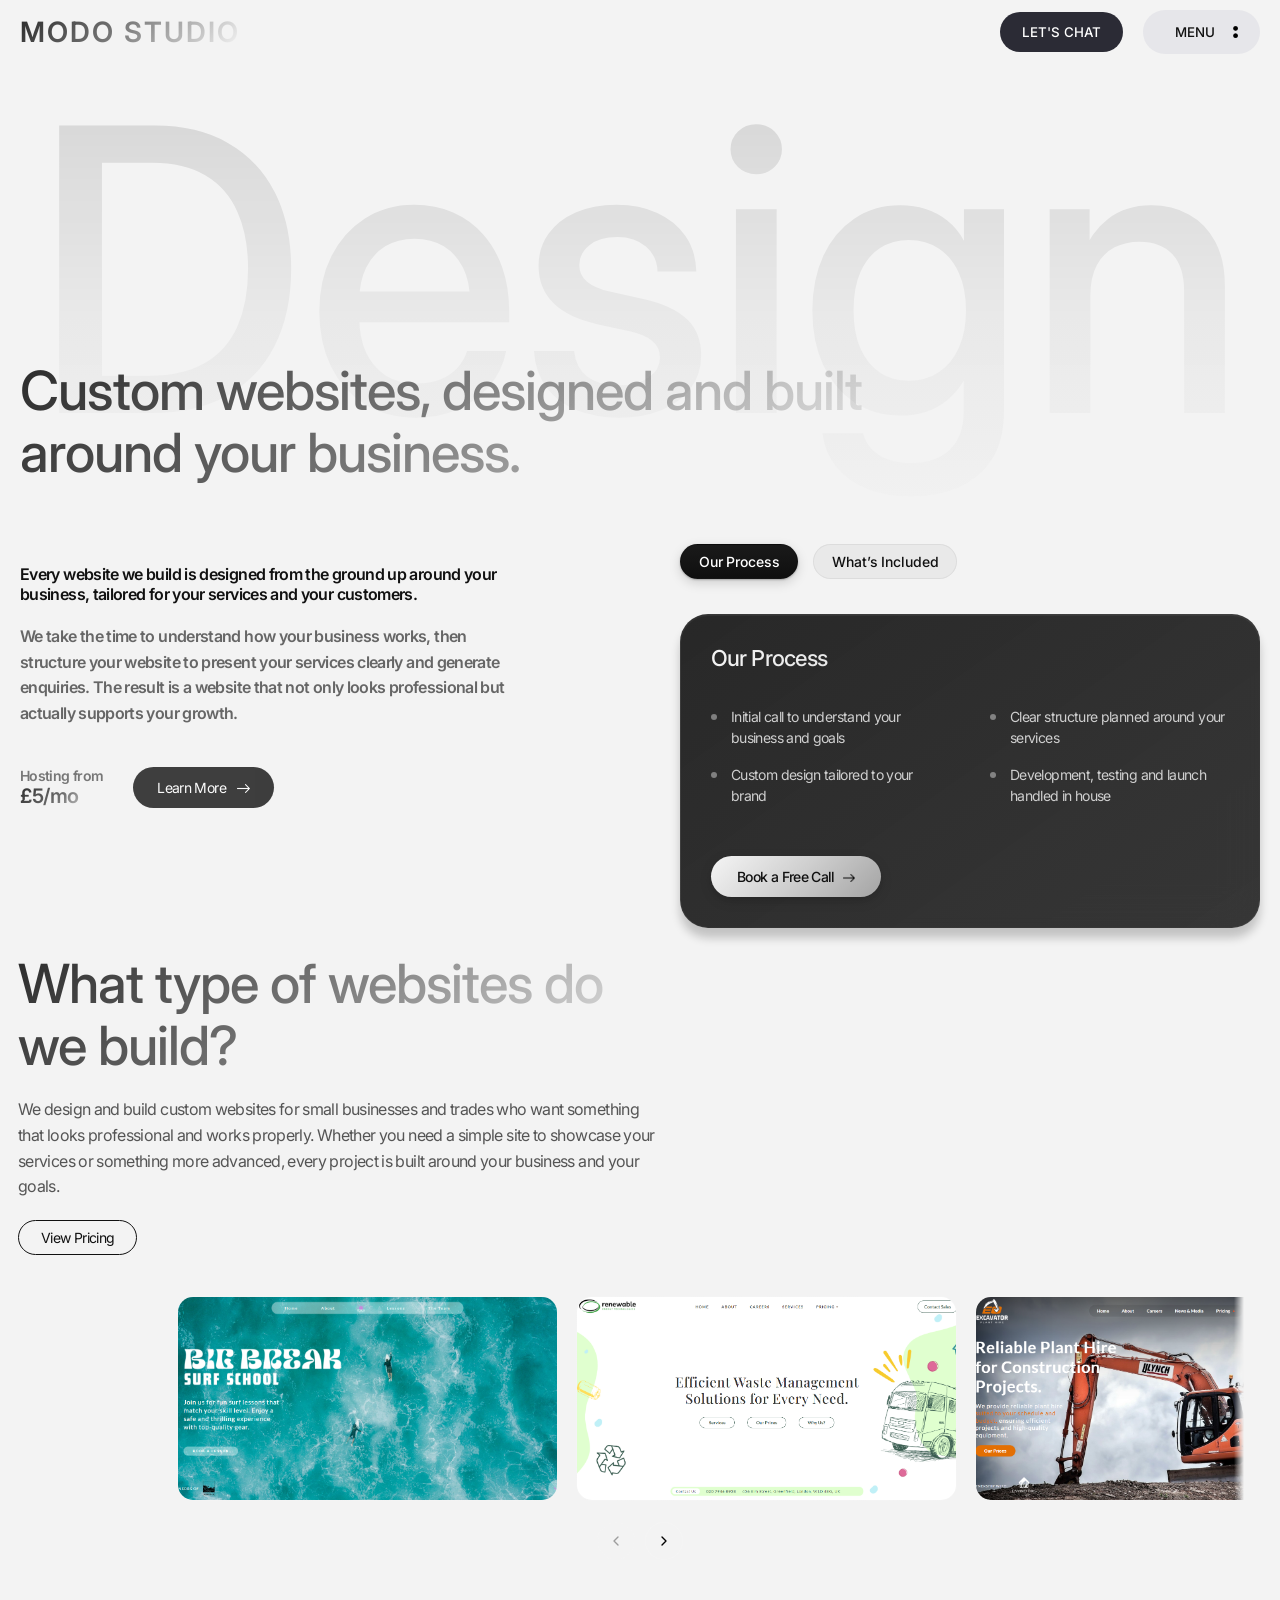
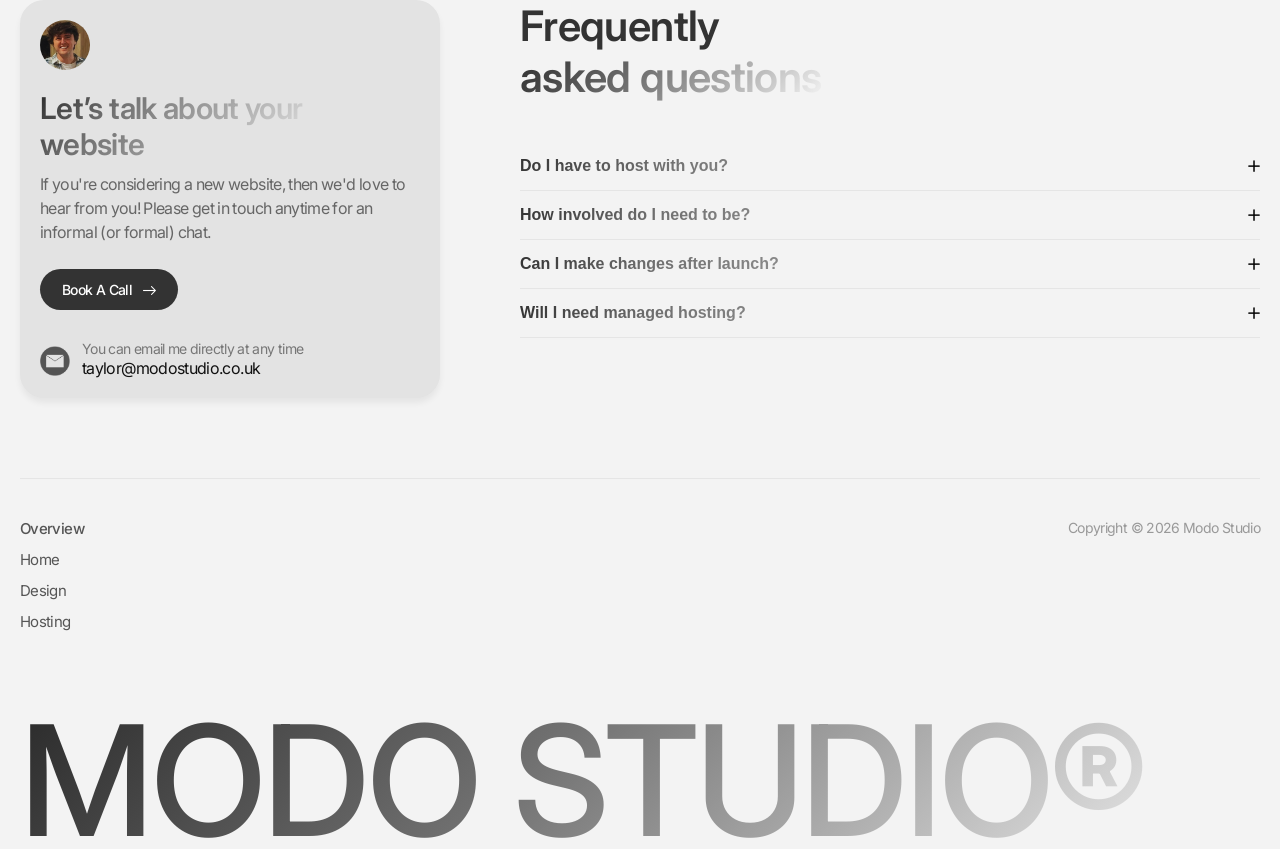
<file: design.html>
<html lang="en">
<head>
<title>Web Design Bristol | Pay Monthly Websites for Small Businesses | Modo Studio</title>
<meta charset="UTF-8">
<meta name="viewport" content="width=device-width, initial-scale=1.0">
<meta name="description" content="Affordable web design in Bristol from £15 per month. Custom websites for small businesses and trades. Hosting, updates and support included. No contracts.">
<meta name="author" content="Modo Studio">
<meta name="robots" content="index, follow">
<meta property="og:title" content="Web Design Bristol | Modo Studio">
<meta property="og:description" content="Pay monthly web design in Bristol for small businesses and trades. Custom websites with hosting and support included.">
<meta property="og:type" content="website">
<meta property="og:url" content="https://www.modostudio.co.uk/">
<meta property="og:site_name" content="Modo Studio">
<meta property="og:image" content="https://www.modostudio.co.uk/images/og-image.jpg">
<meta property="og:image:secure_url" content="https://www.modostudio.co.uk/images/og-image.jpg">
<meta property="og:image:type" content="image/jpeg">
<meta property="og:image:width" content="1200">
<meta property="og:image:height" content="630">
<meta name="twitter:card" content="summary_large_image">
<meta name="twitter:title" content="Web Design Bristol | Modo Studio">
<meta name="twitter:description" content="Affordable monthly web design in Bristol. Custom websites built to win work.">
<meta name="twitter:image" content="https://www.modostudio.co.uk/images/og-image.jpg">
<link rel="icon" type="image/png" sizes="32x32" href="/images/assets/favicon.png">
<link rel="icon" type="image/png" sizes="16x16" href="/images/assets/favicon.png">
<link rel="apple-touch-icon" href="/images/favicon.png">
<link rel="preconnect" href="https://fonts.googleapis.com">
<link rel="preconnect" href="https://fonts.gstatic.com" crossorigin>
<link href="https://fonts.googleapis.com/css2?family=Inter:wght@300;400;500;600;700;900&family=Poppins:wght@300;400;500;600;700;900&family=Anton&display=swap" rel="stylesheet">
<link rel="stylesheet" href="/css/style.css">
<script type="application/ld+json">
{
  "@context": "https://schema.org",
  "@type": "LocalBusiness",
  "name": "Modo Studio",
  "image": "https://www.modostudio.co.uk/images/new logo.png",
  "url": "https://www.modostudio.co.uk/",
  "telephone": "",
  "areaServed": {
    "@type": "City",
    "name": "Bristol"
  },
  "priceRange": "££",
  "description": "Web design in Bristol offering affordable monthly websites for small businesses and trades. Hosting, updates and support included.",
  "sameAs": []
}
</script>
</head>
<body>

<nav class="nav" id="navbar">
  <div class="logo">
    <span class="logo-text">MODO STUDIO</span>
  </div>
  <div class="nav-right">
    <a href="https://calendly.com/taylormichaelcarr/meeting" target="_blank">
       <button class="pill-btn talk-btn">LET'S CHAT</button>
    </a>
    <button class="pill-btn menu-btn" id="menuToggle">
      <span class="menu-label">
        <span class="menu-word menu-open active">MENU</span>
        <span class="menu-word menu-close">CLOSE</span>
      </span>
      <img src="/images/new new menu icon v.png"
           alt=""
           class="menu-icon">
    </button>
    <div class="nav-dropdown" id="navDropdown">
      <div class="dropdown-inner">
        <div class="dropdown-links">
          <a href="index.html">HOME</a>
          <a href="design.html">DESIGN</a>
          <a href="hosting.html">HOSTING</a>
        </div>
        <div class="dropdown-labs">
          <a href="#" class="dropdown-title">CONTACT</a>
          <div class="dropdown-email">
            <div class="contact-email">
              <img src="/images/assets/mail-icon.png"
                   alt="mail icon"
                   class="mail-icon-dropdown">
              <div class="email-text">
                <small>Get In Touch</small>
                <p class="copy-email-dropdown"
                   onclick="copyEmail(this); event.stopPropagation();"
                   data-ignore-menu>
                  taylor@modostudio.co.uk
                </p>
              </div>
            </div>
          </div>
        </div>
      </div>
    </div>
  </div>
</nav>

<div class="nav-dropdown" id="navDropdown">
  <div class="dropdown-inner">
    <div class="dropdown-links">
      <a href="index.html">HOME</a>
      <a href="design.html">DESIGN</a>
      <a href="hosting.html">HOSTING</a>
    </div>

    <div class="dropdown-labs">
      <a href="#">CONTACT</a>
    </div>
  </div>
</div>

<section class="design-section">
  <div class="design-bg-text">Design</div>

  <div class="design-container">
    
    <div class="design-heading">
      <h2>
        Custom websites, designed and built around your business.
        <span class="design-muted">
          
        </span>
      </h2>
    </div>

    <div class="design-content">

      <!-- LEFT SIDE -->
      <div class="about-left">
        <p class="design-intro">
          Every website we build is designed from the ground up around your business, tailored for your services and your customers. 
        </p>

        <p class="design-body">
          We take the time to understand how your business works, then structure your website to present your services clearly and generate enquiries. 
          The result is a website that not only looks professional but actually supports your growth.
        </p>

        <div class="design-pricing">
          <div class="design-price">
            <span class="design-price-text">Hosting from</span>
            <strong class="design-price-value">£5/mo</strong>
          </div>

          <a href="/hosting.html" class="design-btn">
            Learn More
            <img src="/images/assets/arrow-white-icon.png" alt="Arrow icon" class="price-btn-arrow">
          </a>
        </div>
      </div>

      <!-- RIGHT SIDE -->
      <div class="pricing-right">

        <div class="pricing-toggle">
          <button class="toggle active" data-plan="process">
            Our Process
          </button>
          <button class="toggle" data-plan="included">
            What’s Included
          </button>
        </div>

        <!-- PROCESS -->
        <div class="pricing-card active" id="process">
          <h3>Our Process</h3>
          <ul>
            <li>Initial call to understand your business and goals</li>
            <li>Clear structure planned around your services</li>
            <li>Custom design tailored to your brand</li>
            <li>Development, testing and launch handled in house</li>
          </ul>

          <div class="price-row">
            <a href="#contact" class="pricing-btn">
              Book a Free Call
              <img src="/images/assets/arrow-icon.png" alt="Arrow icon" class="pricing-card-arrow">
            </a>
          </div>
        </div>

        <!-- INCLUDED -->
        <div class="pricing-card" id="included">
          <h3>What’s Included</h3>
          <ul>
            <li>Fully custom website design and build</li>
            <li>Mobile friendly and fast performance</li>
            <li>Built with strong SEO foundations</li>
            <li>Option to host yourself or with us</li>
            <li>Free hosting available for simple websites</li>
            <li>Ongoing support and future updates available</li>
          </ul>

          <div class="price-row">
            <a href="#contact" class="pricing-btn">
              Get Started
              <img src="/images/assets/arrow-icon.png" alt="Arrow icon" class="pricing-card-arrow">
            </a>
          </div>
        </div>

      </div>

    </div>
  </div>
</section>


<section class="projects-section">
  <div class="design-benefits-header">
    
    <div class="design-benefits-left">
      <h2 class="design-benefits-heading">
        What type of websites do we build?
      </h2>

      <p class="design-benefits-p">
        We design and build custom websites for small businesses and trades who want something that looks professional and works properly. 
        Whether you need a simple site to showcase your services or something more advanced, every project is built around your business and your goals.
      </p>

     <a href="/index.html#pricing" class="design-benefits-btn">
        View Pricing
      </a>
    </div>

    <div class="design-benefits-right"></div>
  </div>

  <div class="cs-wrap">
    <div class="cs-shell" id="csShell">
      <div class="cs-bleed">
        <div class="cs-track" id="csTrack" aria-label="Web design portfolio carousel">

          <article class="cs-card">
            <div class="cs-media">
              <img 
                alt="Custom website for a trades business"
                src="/images/samples/surf.png">
            </div>
          </article>

          <article class="cs-card">
            <div class="cs-media">
              <img 
                alt="Small business service website design"
                src="/images/samples/Waste hero section.png">
            </div>
          </article>

          <article class="cs-card">
            <div class="cs-media">
              <img 
                alt="Construction company website design"
                src="/images/samples/construction.png">
            </div>
          </article>

          <article class="cs-card">
            <div class="cs-media">
              <img 
                alt="Modern responsive business website"
                src="/images/samples/hiking.png">
            </div>
          </article>

        </div>
      </div>

      <div class="cs-controls" aria-label="Carousel controls">
        <button class="cs-controlBtn" id="csPrevBtn" type="button" aria-label="Previous project">
          <svg width="16" height="16" viewBox="0 0 24 24" fill="none" aria-hidden="true">
            <path d="M15 18l-6-6 6-6" stroke="currentColor" stroke-width="2" stroke-linecap="round" stroke-linejoin="round"/>
          </svg>
        </button>

        <button class="cs-controlBtn" id="csNextBtn" type="button" aria-label="Next project">
          <svg width="16" height="16" viewBox="0 0 24 24" fill="none" aria-hidden="true">
            <path d="M9 6l6 6-6 6" stroke="currentColor" stroke-width="2" stroke-linecap="round" stroke-linejoin="round"/>
          </svg>
        </button>
      </div>

    </div>
  </div>
</section>

<section class="faq-contact-section">
  <div class="faq-contact-container">

    <div class="contact-card">
      <img src="/images/profile-picture.png" alt="Taylor - Bristol web designer" class="contact-avatar">

      <h3>Let’s talk about your <br>website</h3>
      <p class="contact-text">
        If you're considering a new website, then we'd love to hear from you! Please get in touch anytime for an informal (or formal) chat.
      </p>

      <a href="https://calendly.com/taylormichaelcarr/meeting" target="_blank" class="contact-btn">
        Book A Call
        <img src="/images/assets/arrow-white-icon.png" alt="Arrow icon" class="price-btn-arrow">
      </a>

      <div class="contact-email">
        <span><img src="/images/assets/mail-icon.png" alt="mail icon" class="mail-icon"></span>
        <div>
          <small>You can email me directly at any time</small>
          <p class="copy-email" onclick="copyEmail(this)">
            taylor@modostudio.co.uk
          </p>
        </div>
      </div>
    </div>

    <div class="faq-wrapper">
      <div class="faq-heading">
        <h2>Frequently<br><span>asked questions</span></h2>
      </div>

      <div class="faq-list">

        <div class="faq-item">
          <button class="faq-question">
            Do I have to host with you?
            <img src="/images/assets/cross-icon.png" alt="" class="faq-icon">
          </button>
          <div class="faq-answer">
            <p>
              No. You can host your website wherever you prefer. We offer managed hosting for sites that handle data, or free hosting for simple informational websites.
            </p>
          </div>
        </div>

        <div class="faq-item">
          <button class="faq-question">
            How involved do I need to be?
            <img src="/images/assets/cross-icon.png" alt="" class="faq-icon">
          </button>
          <div class="faq-answer">
            <p>
              As involved as you want. Some clients enjoy detailed planning conversations, while others prefer a simple, efficient process. We adapt to your style.
            </p>
          </div>
        </div>

        <div class="faq-item">
          <button class="faq-question">
            Can I make changes after launch?
            <img src="/images/assets/cross-icon.png" alt="" class="faq-icon">
          </button>
          <div class="faq-answer">
            <p>
              Yes. For sites hosted with us, small updates are included. For one-off builds, ongoing support and additional features are available whenever you need them.
            </p>
          </div>
        </div>
  
        <div class="faq-item">
          <button class="faq-question">
            Will I need managed hosting?
            <img src="/images/assets/cross-icon.png" alt="" class="faq-icon">
          </button>
          <div class="faq-answer">
            <p>
              Not always. Most simple websites can be hosted for free. Managed hosting is only needed if your site includes things like contact forms or handles any kind of data.
            </p>
          </div>
        </div>

      </div>
    </div>

  </div>
</section>

<footer class="big-footer">
  <div class="footer-inner">

    <div class="footer-top">

      <div class="footer-col">
        <a class="column-heading">Overview</a>
        <a href="/index.html">Home</a>
        <a href="/design.html">Design</a>
        <a href="/hosting.html">Hosting</a>
      </div>

      <div class="footer-col">

      </div>

      <div class="footer-col footer-right">
        <p>Copyright © 2026 Modo Studio</p>
      </div>

    </div>

    <div class="footer-bottom">
      <h2>MODO STUDIO®</h2>
    </div>

  </div>
</footer>

</body>
<script src="/js/script.js"></script>
</html>
</file>
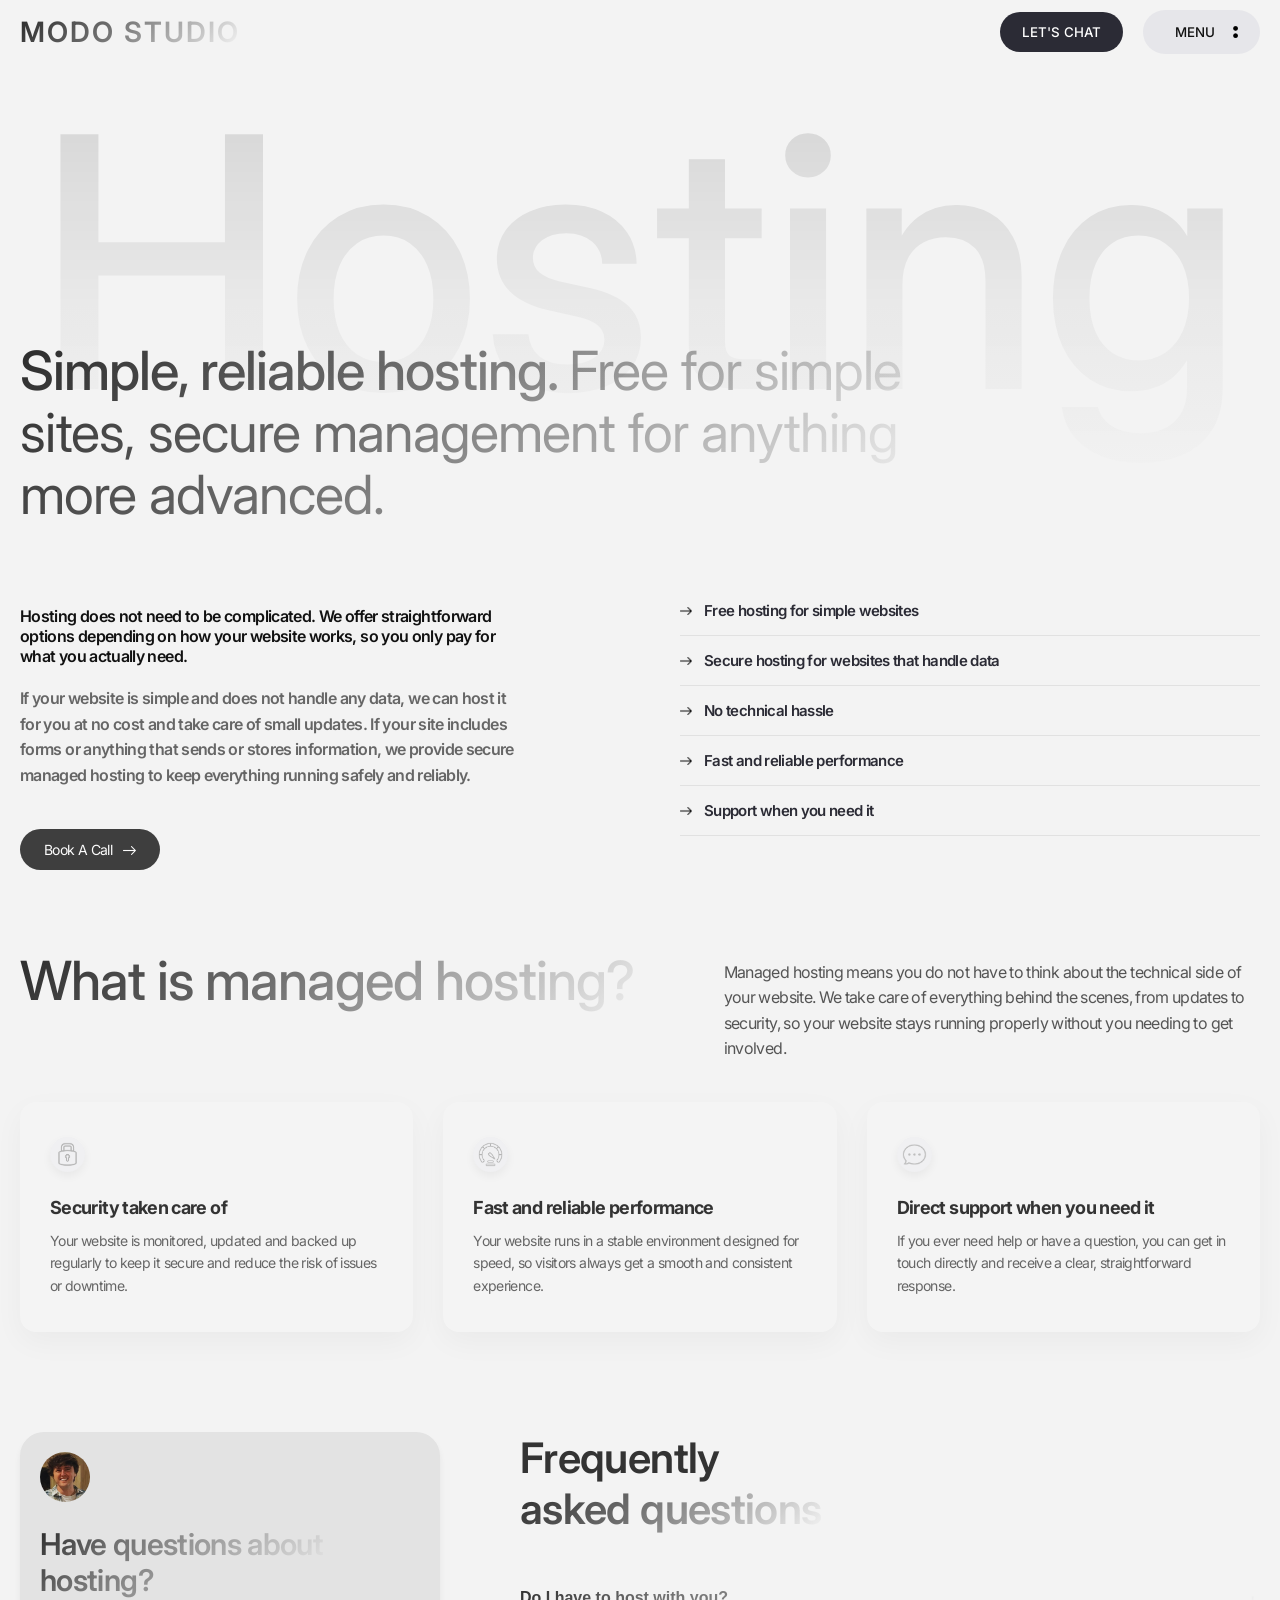
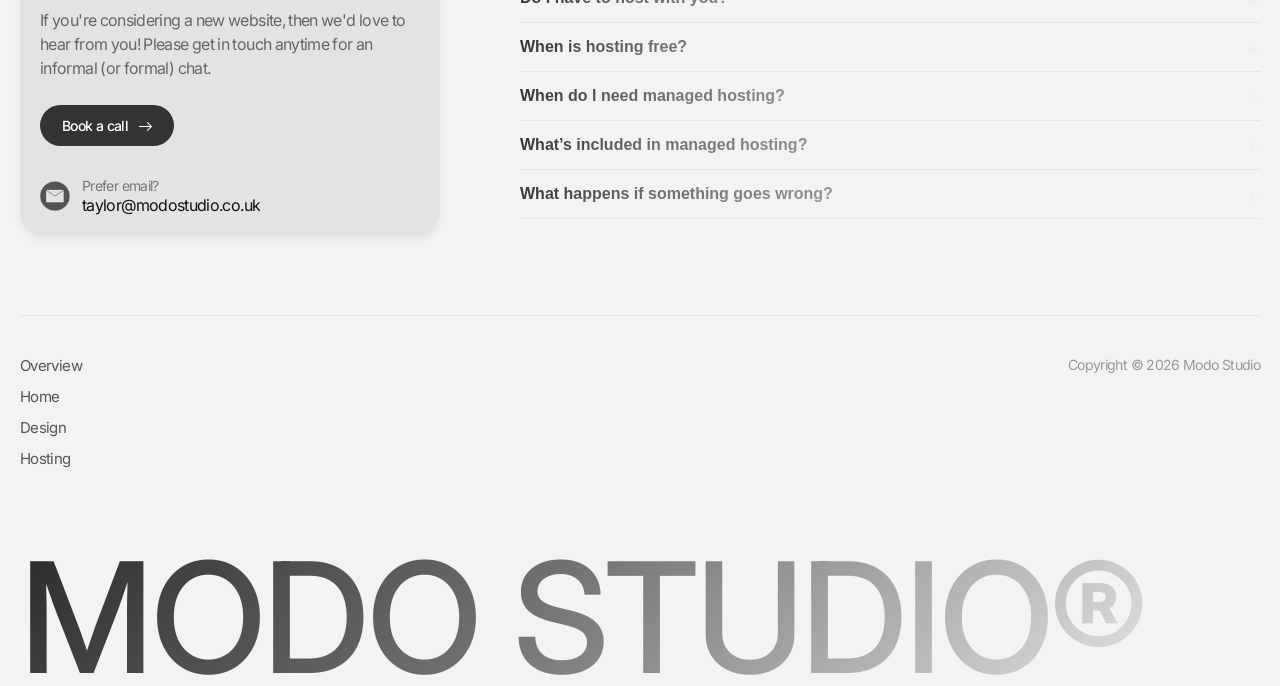
<file: hosting.html>
<!DOCTYPE html>
<html lang="en">
<head>
<title>Web Design Bristol | Pay Monthly Websites for Small Businesses | Modo Studio</title>
<meta charset="UTF-8">
<meta name="viewport" content="width=device-width, initial-scale=1.0">
<meta name="description" content="Affordable web design in Bristol from £15 per month. Custom websites for small businesses and trades. Hosting, updates and support included. No contracts.">
<meta name="author" content="Modo Studio">
<meta name="robots" content="index, follow">
<meta property="og:title" content="Web Design Bristol | Modo Studio">
<meta property="og:description" content="Pay monthly web design in Bristol for small businesses and trades. Custom websites with hosting and support included.">
<meta property="og:type" content="website">
<meta property="og:url" content="https://www.modostudio.co.uk/">
<meta property="og:site_name" content="Modo Studio">
<meta property="og:image" content="https://www.modostudio.co.uk/images/og-image.jpg">
<meta property="og:image:secure_url" content="https://www.modostudio.co.uk/images/og-image.jpg">
<meta property="og:image:type" content="image/jpeg">
<meta property="og:image:width" content="1200">
<meta property="og:image:height" content="630">
<meta name="twitter:card" content="summary_large_image">
<meta name="twitter:title" content="Web Design Bristol | Modo Studio">
<meta name="twitter:description" content="Affordable monthly web design in Bristol. Custom websites built to win work.">
<meta name="twitter:image" content="https://www.modostudio.co.uk/images/og-image.jpg">
<link rel="icon" type="image/png" sizes="32x32" href="/images/assets/favicon.png">
<link rel="icon" type="image/png" sizes="16x16" href="/images/assets/favicon.png">
<link rel="apple-touch-icon" href="/images/favicon.png">
<link rel="preconnect" href="https://fonts.googleapis.com">
<link rel="preconnect" href="https://fonts.gstatic.com" crossorigin>
<link href="https://fonts.googleapis.com/css2?family=Inter:wght@300;400;500;600;700;900&family=Poppins:wght@300;400;500;600;700;900&family=Anton&display=swap" rel="stylesheet">
<link rel="stylesheet" href="/css/style.css">
<script type="application/ld+json">
{
  "@context": "https://schema.org",
  "@type": "LocalBusiness",
  "name": "Modo Studio",
  "image": "https://www.modostudio.co.uk/images/new logo.png",
  "url": "https://www.modostudio.co.uk/",
  "telephone": "",
  "areaServed": {
    "@type": "City",
    "name": "Bristol"
  },
  "priceRange": "££",
  "description": "Web design in Bristol offering affordable monthly websites for small businesses and trades. Hosting, updates and support included.",
  "sameAs": []
}
</script>
</head>
<body>

<nav class="nav" id="navbar">
  <div class="logo">
    <span class="logo-text">MODO STUDIO</span>
  </div>
  <div class="nav-right">
    <a href="https://calendly.com/taylormichaelcarr/meeting" target="_blank">
       <button class="pill-btn talk-btn">LET'S CHAT</button>
    </a>
    <button class="pill-btn menu-btn" id="menuToggle">
      <span class="menu-label">
        <span class="menu-word menu-open active">MENU</span>
        <span class="menu-word menu-close">CLOSE</span>
      </span>
      <img src="/images/new new menu icon v.png"
           alt=""
           class="menu-icon">
    </button>
    <div class="nav-dropdown" id="navDropdown">
      <div class="dropdown-inner">
        <div class="dropdown-links">
          <a href="index.html">HOME</a>
          <a href="design.html">DESIGN</a>
          <a href="hosting.html">HOSTING</a>
        </div>
        <div class="dropdown-labs">
          <a href="#" class="dropdown-title">CONTACT</a>
          <div class="dropdown-email">
            <div class="contact-email">
              <img src="/images/assets/mail-icon.png"
                   alt="mail icon"
                   class="mail-icon-dropdown">
              <div class="email-text">
                <small>Get In Touch</small>
                <p class="copy-email-dropdown"
                   onclick="copyEmail(this); event.stopPropagation();"
                   data-ignore-menu>
                  taylor@modostudio.co.uk
                </p>
              </div>
            </div>
          </div>
        </div>
      </div>
    </div>
  </div>
</nav>

<div class="nav-dropdown" id="navDropdown">
  <div class="dropdown-inner">
    <div class="dropdown-links">
      <a href="index.html">HOME</a>
      <a href="design.html">DESIGN</a>
      <a href="hosting.html">HOSTING</a>
    </div>

    <div class="dropdown-labs">
      <a href="#">CONTACT</a>
    </div>
  </div>
</div>

<section class="hosting-section">
  <div class="hosting-bg-text">Hosting</div>

  <div class="hosting-container">

    <div class="hosting-heading">
      <h2>
        Simple, reliable hosting.
        <span class="muted">
          Free for simple sites, secure management for anything more advanced.
        </span>
      </h2>
    </div>

    <div class="hosting-content">

      <!-- LEFT SIDE -->
      <div class="hosting-left">
        <p class="hosting-intro">
          Hosting does not need to be complicated. We offer straightforward options depending on how your website works, so you only pay for what you actually need.
        </p>

        <p class="hosting-body">
          If your website is simple and does not handle any data, we can host it for you at no cost and take care of small updates. If your site includes forms or anything that sends or stores information, we provide secure managed hosting to keep everything running safely and reliably.
        </p>

        <div class="hosting-pricing">
          <a href="https://calendly.com/taylormichaelcarr/meeting" target="_blank" class="hosting-btn">
            Book A Call
            <img src="/images/assets/arrow-white-icon.png" alt="Arrow icon" class="price-btn-arrow">
          </a>
        </div>
      </div>

      <!-- RIGHT SIDE -->
      <div class="about-right">
        <ul class="about-list">

          <li class="accordion-item">
            <div class="accordion-header">
              <img src="/images/assets/arrow-icon.png" alt="Arrow icon" class="list-arrow">
              <span>Free hosting for simple websites</span>
            </div>
            <div class="accordion-content">
              <p>
                If your website is informational and does not collect or store data, we will host it for you at no cost. We also include small updates such as text and image changes to keep everything up to date.
              </p>
            </div>
          </li>

          <li class="accordion-item">
            <div class="accordion-header">
              <img src="/images/assets/arrow-icon.png" alt="Arrow icon" class="list-arrow">
              <span>Secure hosting for websites that handle data</span>
            </div>
            <div class="accordion-content">
              <p>
                If your website includes contact forms or any kind of information being sent or stored, it requires a more advanced setup. We provide secure managed hosting so your website runs safely, stays updated and performs properly.
              </p>
            </div>
          </li>

          <li class="accordion-item">
            <div class="accordion-header">
              <img src="/images/assets/arrow-icon.png" alt="Arrow icon" class="list-arrow">
              <span>No technical hassle</span>
            </div>
            <div class="accordion-content">
              <p>
                We handle updates, monitoring and any technical work behind the scenes. You do not need to worry about servers, security or maintenance.
              </p>
            </div>
          </li>

          <li class="accordion-item">
            <div class="accordion-header">
              <img src="/images/assets/arrow-icon.png" alt="Arrow icon" class="list-arrow">
              <span>Fast and reliable performance</span>
            </div>
            <div class="accordion-content">
              <p>
                Your website is hosted in a stable environment designed for speed and consistency, so visitors always get a smooth experience.
              </p>
            </div>
          </li>

          <li class="accordion-item">
            <div class="accordion-header">
              <img src="/images/assets/arrow-icon.png" alt="Arrow icon" class="list-arrow">
              <span>Support when you need it</span>
            </div>
            <div class="accordion-content">
              <p>
                If you ever need help or want to make changes, you can get in touch directly and receive a clear, straightforward response.
              </p>
            </div>
          </li>

        </ul>
      </div>

    </div>

  </div>
</section>

<section class="hosting-section-secondary">
  <div class="hosting-container-secondary">

    <div class="hosting-header">
      <div class="hosting-left">
        <h2 class="hosting-heading-secondary">
          What is managed hosting?
        </h2>
      </div>

      <div class="hosting-right">
        <p>
          Managed hosting means you do not have to think about the technical side of your website. 
          We take care of everything behind the scenes, from updates to security, so your website stays running properly without you needing to get involved.
        </p>
      </div>
    </div>

    <div class="hosting-grid">

      <div class="hosting-card">
        <div class="hosting-icon">
          <img src="/images/assets/lock-icon.png" class="hosting-card-icon">
        </div>
        <h3>Security taken care of</h3>
        <p>
          Your website is monitored, updated and backed up regularly to keep it secure and reduce the risk of issues or downtime.
        </p>
      </div>

      <div class="hosting-card">
        <div class="hosting-icon">
          <img src="/images/assets/speed-icon.png" class="hosting-card-icon">
        </div>
        <h3>Fast and reliable performance</h3>
        <p>
          Your website runs in a stable environment designed for speed, so visitors always get a smooth and consistent experience.
        </p>
      </div>

      <div class="hosting-card">
        <div class="hosting-icon">
          <img src="/images/assets/message icon.png" class="hosting-card-icon">
        </div>
        <h3>Direct support when you need it</h3>
        <p>
          If you ever need help or have a question, you can get in touch directly and receive a clear, straightforward response.
        </p>
      </div>

    </div>
  </div>
</section>

<section class="faq-contact-section">
  <div class="faq-contact-container">

    <!-- LEFT CONTACT CARD -->
    <div class="contact-card">
      <img src="/images/profile-picture.png" alt="Profile" class="contact-avatar">

      <h3>Have questions about <br>hosting?</h3>
      <p class="contact-text">
       If you're considering a new website, then we'd love to hear from you! Please get in touch anytime for an informal (or formal) chat.
      </p>

      <a href="https://calendly.com/taylormichaelcarr/meeting" target="_blank" class="contact-btn">
        Book a call 
        <img src="/images/assets/arrow-white-icon.png" alt="Arrow icon" class="price-btn-arrow">
      </a>

      <div class="contact-email">
        <span><img src="/images/assets/mail-icon.png" alt="mail icon" class="mail-icon"></span>
        <div>
          <small>Prefer email?</small>
          <p class="copy-email" onclick="copyEmail(this)">
            taylor@modostudio.co.uk
          </p>
        </div>
      </div>
    </div>

    <!-- RIGHT FAQ -->
    <div class="faq-wrapper">
      <div class="faq-heading">
        <h2>Frequently<br><span>asked questions</span></h2>
      </div>

      <div class="faq-list">

        <div class="faq-item">
          <button class="faq-question">
            Do I have to host with you?
            <span class="faq-icon">+</span>
          </button>
          <div class="faq-answer">
            <p>
              No. You are free to host your website wherever you prefer. 
              Our hosting is simply an option if you want everything handled in one place.
            </p>
          </div>
        </div>

        <div class="faq-item">
          <button class="faq-question">
            When is hosting free?
            <span class="faq-icon">+</span>
          </button>
          <div class="faq-answer">
            <p>
              If your website is simple and does not collect or store any data, we can host it for you at no cost. 
              We also include small updates such as text and image changes.
            </p>
          </div>
        </div>

        <div class="faq-item">
          <button class="faq-question">
            When do I need managed hosting?
            <span class="faq-icon">+</span>
          </button>
          <div class="faq-answer">
            <p>
              If your website includes contact forms or any information being sent or stored, it requires a more advanced setup. 
              Managed hosting ensures everything runs securely and reliably.
            </p>
          </div>
        </div>

        <div class="faq-item">
          <button class="faq-question">
            What’s included in managed hosting?
            <span class="faq-icon">+</span>
          </button>
          <div class="faq-answer">
            <p>
              Secure hosting, updates, backups, monitoring and ongoing technical support are all handled for you, so you do not need to manage anything yourself.
            </p>
          </div>
        </div>

        <div class="faq-item">
          <button class="faq-question">
            What happens if something goes wrong?
            <span class="faq-icon">+</span>
          </button>
          <div class="faq-answer">
            <p>
              We monitor your website and deal with issues as they come up. 
              In most cases, problems are resolved quickly without you needing to get involved.
            </p>
          </div>
        </div>

      </div>
    </div>

  </div>
</section>

<footer class="big-footer">
  <div class="footer-inner">

    <div class="footer-top">

      <div class="footer-col">
        <a>Overview</a>
        <a href="/index.html">Home</a>
        <a href="/design.html">Design</a>
        <a href="/hosting.html">Hosting</a>
      </div>

      <div class="footer-col">

      </div>

      <div class="footer-col footer-right">
        <p>Copyright © 2026 Modo Studio</p>
      </div>

    </div>

    <div class="footer-bottom">
      <h2>MODO STUDIO®</h2>
    </div>

  </div>
</footer>

</body>
<script src="/js/script.js"></script>
</html>
</file>
<file: css/style.css>
@import "nav.css";
@import "hero.css";
@import "pricing.css";
@import "benefits.css";
@import "about.css";
@import "contact.css";
@import "footer.css";

@import "pages/design.css";
@import "pages/hosting.css";

* {
  margin: 0;
  padding: 0;
  box-sizing: border-box;
}

body {
  letter-spacing: -0.04em;
  font-family: 'Inter', sans-serif;
  background: #f3f3f3;
  color: #111;
}
</file>
